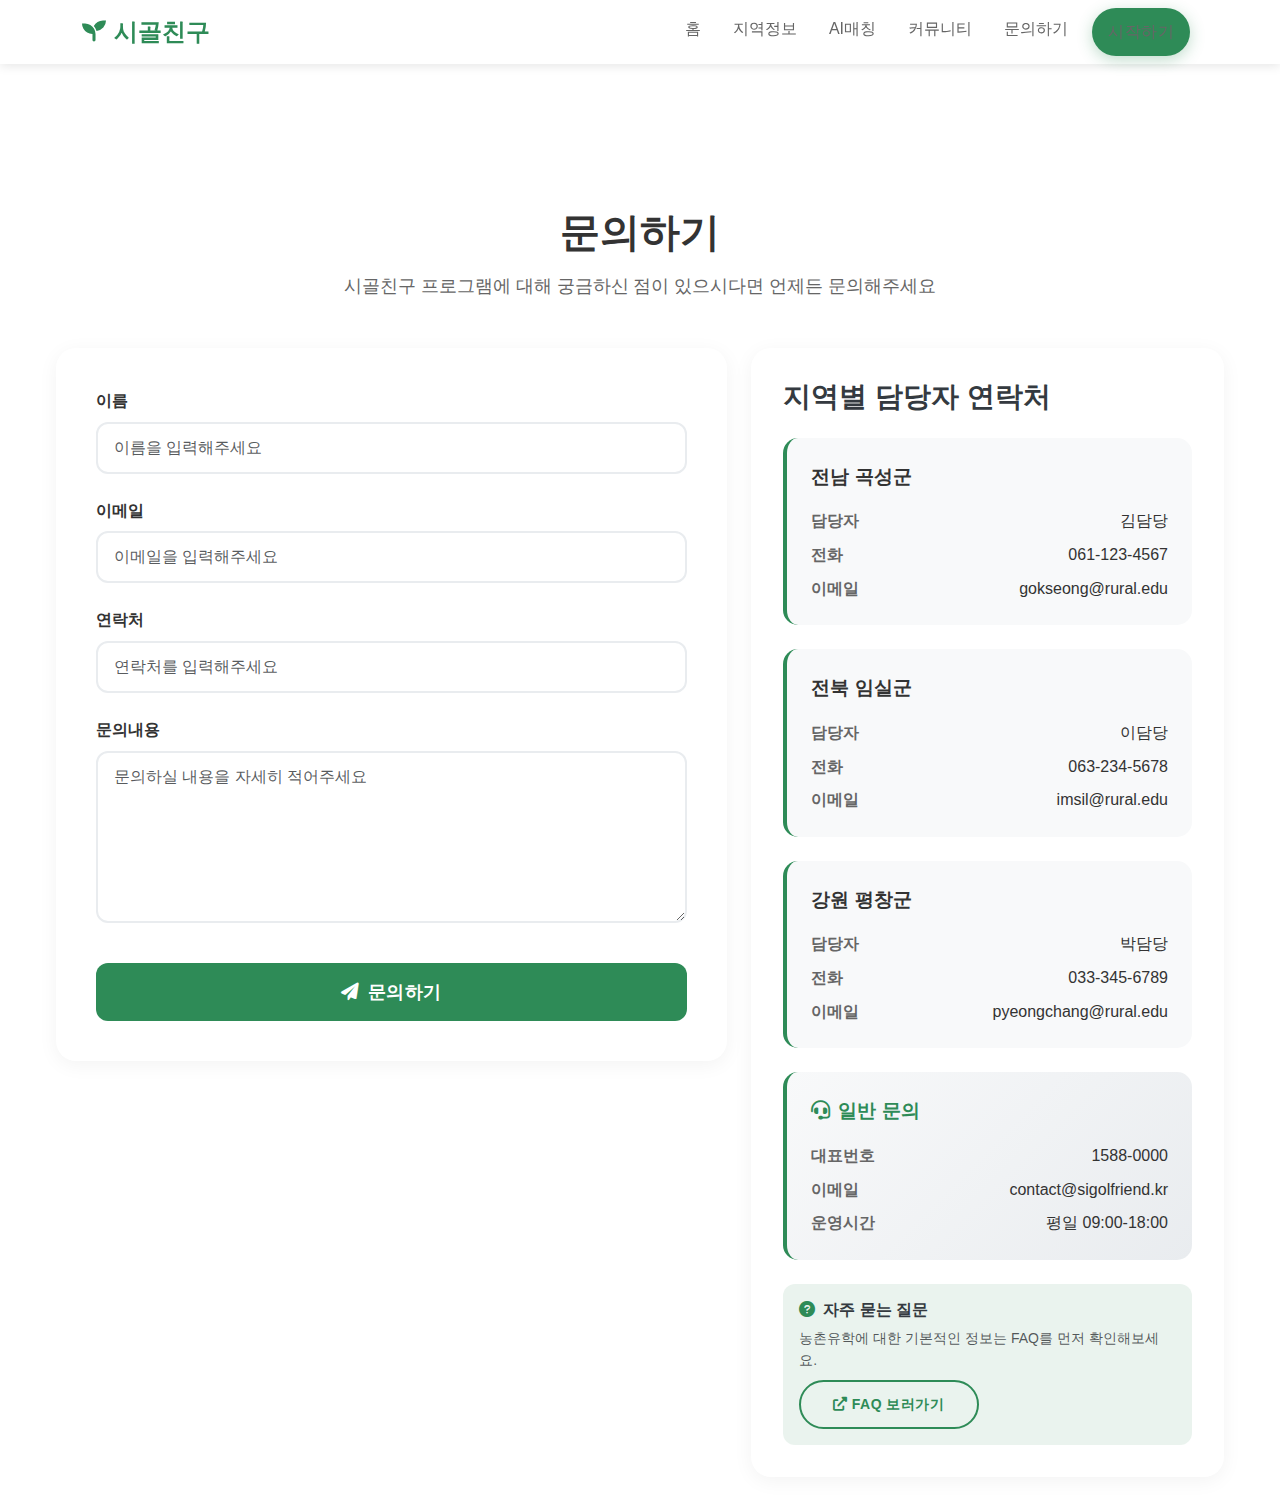
<file: contact.html>
<!DOCTYPE html>
<html lang="ko">
<head>
    <meta charset="UTF-8">
    <meta name="viewport" content="width=device-width, initial-scale=1.0">
    <title>문의하기 - 시골친구</title>
    <link href="https://cdn.jsdelivr.net/npm/bootstrap@5.3.0/dist/css/bootstrap.min.css" rel="stylesheet">
    <link href="https://cdnjs.cloudflare.com/ajax/libs/font-awesome/6.0.0/css/all.min.css" rel="stylesheet">
    <link href="styles.css" rel="stylesheet">
    <style>
        .contact-container {
            max-width: 1200px;
            margin: 0 auto;
            padding: 2rem 1rem;
            min-height: 100vh;
        }
        
        .contact-header {
            text-align: center;
            margin-bottom: 3rem;
        }
        
        .contact-header h1 {
            font-size: 2.5rem;
            font-weight: bold;
            color: #333;
            margin-bottom: 1rem;
        }
        
        .contact-header p {
            color: #666;
            font-size: 1.1rem;
        }
        
        .contact-form-section {
            background: white;
            border-radius: 20px;
            padding: 2.5rem;
            box-shadow: 0 4px 20px rgba(0,0,0,0.05);
            margin-bottom: 2rem;
        }
        
        .contact-info-section {
            background: white;
            border-radius: 20px;
            padding: 2rem;
            box-shadow: 0 4px 20px rgba(0,0,0,0.05);
        }
        
        .form-label {
            font-weight: 600;
            color: #333;
            margin-bottom: 0.5rem;
        }
        
        .form-control {
            border: 2px solid #e9ecef;
            border-radius: 12px;
            padding: 0.75rem 1rem;
            font-size: 1rem;
            transition: all 0.3s ease;
        }
        
        .form-control:focus {
            border-color: var(--primary-color);
            box-shadow: 0 0 0 0.2rem rgba(46, 139, 87, 0.25);
        }
        
        .btn-submit {
            background: var(--primary-color);
            border: none;
            padding: 1rem 2rem;
            border-radius: 12px;
            font-weight: 600;
            font-size: 1.1rem;
            width: 100%;
            margin-top: 1rem;
            transition: all 0.3s ease;
        }
        
        .btn-submit:hover {
            background: #228B22;
            transform: translateY(-2px);
            box-shadow: 0 8px 25px rgba(46, 139, 87, 0.3);
        }
        
        .contact-info-card {
            background: #f8f9fa;
            border-radius: 15px;
            padding: 1.5rem;
            margin-bottom: 1.5rem;
            border-left: 4px solid var(--primary-color);
        }
        
        .contact-info-title {
            font-size: 1.2rem;
            font-weight: bold;
            color: #333;
            margin-bottom: 1rem;
        }
        
        .contact-detail {
            display: flex;
            justify-content: space-between;
            align-items: center;
            margin-bottom: 0.5rem;
        }
        
        .contact-detail:last-child {
            margin-bottom: 0;
        }
        
        .detail-label {
            font-weight: 600;
            color: #666;
            min-width: 60px;
        }
        
        .detail-value {
            color: #333;
            flex: 1;
            text-align: right;
        }
        
        .navbar-brand {
            color: var(--primary-color) !important;
            font-weight: bold;
            font-size: 1.5rem;
        }
        
        .navbar {
            background: white !important;
            box-shadow: 0 2px 10px rgba(0,0,0,0.1);
        }
        
        .nav-link {
            color: #666 !important;
            font-weight: 500;
            transition: color 0.3s ease;
        }
        
        .nav-link:hover {
            color: var(--primary-color) !important;
        }
        
        .btn-primary {
            background: var(--primary-color);
            border-color: var(--primary-color);
        }
        
        .btn-primary:hover {
            background: #228B22;
            border-color: #228B22;
        }
    </style>
</head>
<body>
    <!-- Navigation -->
    <nav class="navbar navbar-expand-lg navbar-light fixed-top">
        <div class="container">
            <a class="navbar-brand" href="index.html">
                <i class="fas fa-seedling me-2"></i>시골친구
            </a>
            <button class="navbar-toggler" type="button" data-bs-toggle="collapse" data-bs-target="#navbarNav">
                <span class="navbar-toggler-icon"></span>
            </button>
            <div class="collapse navbar-collapse" id="navbarNav">
                <ul class="navbar-nav ms-auto">
                    <li class="nav-item">
                        <a class="nav-link" href="index.html">홈</a>
                    </li>
                    <li class="nav-item">
                        <a class="nav-link" href="index.html#regions">지역정보</a>
                    </li>
                    <li class="nav-item">
                        <a class="nav-link" href="index.html#matching">AI매칭</a>
                    </li>
                    <li class="nav-item">
                        <a class="nav-link" href="#community">커뮤니티</a>
                    </li>
                    <li class="nav-item">
                        <a class="nav-link active" href="contact.html">문의하기</a>
                    </li>
                    <li class="nav-item">
                        <a class="nav-link btn btn-primary text-white px-3 ms-2" href="index.html#apply">시작하기</a>
                    </li>
                </ul>
            </div>
        </div>
    </nav>

    <!-- Main Content -->
    <div class="contact-container" style="margin-top: 100px;">
        <!-- Header -->
        <div class="contact-header">
            <h1>문의하기</h1>
            <p>시골친구 프로그램에 대해 궁금하신 점이 있으시다면 언제든 문의해주세요</p>
        </div>

        <div class="row">
            <!-- Contact Form -->
            <div class="col-lg-7">
                <div class="contact-form-section">
                    <form id="contactForm">
                        <div class="mb-4">
                            <label for="name" class="form-label">이름</label>
                            <input type="text" class="form-control" id="name" placeholder="이름을 입력해주세요" required>
                        </div>
                        
                        <div class="mb-4">
                            <label for="email" class="form-label">이메일</label>
                            <input type="email" class="form-control" id="email" placeholder="이메일을 입력해주세요" required>
                        </div>
                        
                        <div class="mb-4">
                            <label for="phone" class="form-label">연락처</label>
                            <input type="tel" class="form-control" id="phone" placeholder="연락처를 입력해주세요">
                        </div>
                        
                        <div class="mb-4">
                            <label for="message" class="form-label">문의내용</label>
                            <textarea class="form-control" id="message" rows="6" placeholder="문의하실 내용을 자세히 적어주세요" required></textarea>
                        </div>
                        
                        <button type="submit" class="btn btn-submit text-white">
                            <i class="fas fa-paper-plane me-2"></i>문의하기
                        </button>
                    </form>
                </div>
            </div>
            
            <!-- Contact Information -->
            <div class="col-lg-5">
                <div class="contact-info-section">
                    <h3 class="mb-4 fw-bold">지역별 담당자 연락처</h3>
                    
                    <!-- 전남 곡성군 -->
                    <div class="contact-info-card">
                        <div class="contact-info-title">전남 곡성군</div>
                        <div class="contact-detail">
                            <span class="detail-label">담당자</span>
                            <span class="detail-value">김담당</span>
                        </div>
                        <div class="contact-detail">
                            <span class="detail-label">전화</span>
                            <span class="detail-value">061-123-4567</span>
                        </div>
                        <div class="contact-detail">
                            <span class="detail-label">이메일</span>
                            <span class="detail-value">gokseong@rural.edu</span>
                        </div>
                    </div>
                    
                    <!-- 전북 임실군 -->
                    <div class="contact-info-card">
                        <div class="contact-info-title">전북 임실군</div>
                        <div class="contact-detail">
                            <span class="detail-label">담당자</span>
                            <span class="detail-value">이담당</span>
                        </div>
                        <div class="contact-detail">
                            <span class="detail-label">전화</span>
                            <span class="detail-value">063-234-5678</span>
                        </div>
                        <div class="contact-detail">
                            <span class="detail-label">이메일</span>
                            <span class="detail-value">imsil@rural.edu</span>
                        </div>
                    </div>
                    
                    <!-- 강원 평창군 -->
                    <div class="contact-info-card">
                        <div class="contact-info-title">강원 평창군</div>
                        <div class="contact-detail">
                            <span class="detail-label">담당자</span>
                            <span class="detail-value">박담당</span>
                        </div>
                        <div class="contact-detail">
                            <span class="detail-label">전화</span>
                            <span class="detail-value">033-345-6789</span>
                        </div>
                        <div class="contact-detail">
                            <span class="detail-label">이메일</span>
                            <span class="detail-value">pyeongchang@rural.edu</span>
                        </div>
                    </div>
                    
                    <!-- 일반 문의 -->
                    <div class="contact-info-card" style="background: linear-gradient(135deg, #f8f9fa 0%, #e9ecef 100%);">
                        <div class="contact-info-title" style="color: var(--primary-color);">
                            <i class="fas fa-headset me-2"></i>일반 문의
                        </div>
                        <div class="contact-detail">
                            <span class="detail-label">대표번호</span>
                            <span class="detail-value">1588-0000</span>
                        </div>
                        <div class="contact-detail">
                            <span class="detail-label">이메일</span>
                            <span class="detail-value">contact@sigolfriend.kr</span>
                        </div>
                        <div class="contact-detail">
                            <span class="detail-label">운영시간</span>
                            <span class="detail-value">평일 09:00-18:00</span>
                        </div>
                    </div>
                    
                    <!-- FAQ 안내 -->
                    <div class="mt-4 p-3" style="background: rgba(46, 139, 87, 0.1); border-radius: 12px;">
                        <h6 class="fw-bold mb-2">
                            <i class="fas fa-question-circle text-primary me-2"></i>자주 묻는 질문
                        </h6>
                        <p class="small text-muted mb-2">농촌유학에 대한 기본적인 정보는 FAQ를 먼저 확인해보세요.</p>
                        <button class="btn btn-sm btn-outline-primary">
                            <i class="fas fa-external-link-alt me-1"></i>FAQ 보러가기
                        </button>
                    </div>
                </div>
            </div>
        </div>
    </div>

    <!-- Success Modal -->
    <div class="modal fade" id="successModal" tabindex="-1">
        <div class="modal-dialog modal-dialog-centered">
            <div class="modal-content border-0 shadow">
                <div class="modal-body text-center p-4">
                    <div class="mb-3">
                        <i class="fas fa-check-circle text-success" style="font-size: 3rem;"></i>
                    </div>
                    <h5 class="fw-bold mb-2">문의가 접수되었습니다!</h5>
                    <p class="text-muted mb-4">담당자가 검토 후 빠른 시일 내에 연락드리겠습니다.</p>
                    <button type="button" class="btn btn-primary px-4" data-bs-dismiss="modal">확인</button>
                </div>
            </div>
        </div>
    </div>

    <script src="https://cdn.jsdelivr.net/npm/bootstrap@5.3.0/dist/js/bootstrap.bundle.min.js"></script>
    <script>
        // 폼 제출 처리
        document.getElementById('contactForm').addEventListener('submit', function(e) {
            e.preventDefault();
            
            // 폼 데이터 수집
            const formData = {
                name: document.getElementById('name').value,
                email: document.getElementById('email').value,
                phone: document.getElementById('phone').value,
                message: document.getElementById('message').value,
                timestamp: new Date().toISOString()
            };
            
            // 로컬 스토리지에 저장 (실제로는 서버로 전송)
            const contacts = JSON.parse(localStorage.getItem('contacts') || '[]');
            contacts.push(formData);
            localStorage.setItem('contacts', JSON.stringify(contacts));
            
            // 성공 모달 표시
            const modal = new bootstrap.Modal(document.getElementById('successModal'));
            modal.show();
            
            // 폼 리셋
            this.reset();
        });
        
        // 부드러운 스크롤
        document.querySelectorAll('a[href^="#"]').forEach(anchor => {
            anchor.addEventListener('click', function (e) {
                e.preventDefault();
                const target = document.querySelector(this.getAttribute('href'));
                if (target) {
                    target.scrollIntoView({
                        behavior: 'smooth',
                        block: 'start'
                    });
                }
            });
        });
        
        // 네비게이션 배경 변경
        window.addEventListener('scroll', function() {
            const navbar = document.querySelector('.navbar');
            if (window.scrollY > 50) {
                navbar.style.backgroundColor = 'rgba(255, 255, 255, 0.98)';
                navbar.style.backdropFilter = 'blur(10px)';
            } else {
                navbar.style.backgroundColor = 'white';
                navbar.style.backdropFilter = 'none';
            }
        });
    </script>
</body>
</html>
</file>
<file: styles.css>
/* 기본 스타일 */
:root {
    --primary-color: #2E8B57;
    --secondary-color: #87CEEB;
    --accent-color: #FFD700;
    --success-color: #28a745;
    --warning-color: #ffc107;
    --danger-color: #dc3545;
    --info-color: #17a2b8;
    --light-color: #f8f9fa;
    --dark-color: #343a40;
}

* {
    margin: 0;
    padding: 0;
    box-sizing: border-box;
}

body {
    font-family: 'Segoe UI', Tahoma, Geneva, Verdana, sans-serif;
    line-height: 1.6;
    color: var(--dark-color);
    padding-top: 76px;
}

/* 네비게이션 */
.navbar {
    backdrop-filter: blur(10px);
    background-color: rgba(255, 255, 255, 0.95) !important;
    transition: all 0.3s ease;
}

.navbar-brand {
    font-size: 1.5rem;
    color: var(--primary-color) !important;
}

.navbar-nav .nav-link {
    font-weight: 500;
    margin: 0 0.5rem;
    transition: all 0.3s ease;
    position: relative;
}

.navbar-nav .nav-link:hover {
    color: var(--primary-color) !important;
}

.navbar-nav .nav-link::after {
    content: '';
    position: absolute;
    width: 0;
    height: 2px;
    bottom: 0;
    left: 50%;
    background-color: var(--primary-color);
    transition: all 0.3s ease;
    transform: translateX(-50%);
}

.navbar-nav .nav-link:hover::after {
    width: 100%;
}

/* 히어로 섹션 */
.hero-section {
    background: linear-gradient(135deg, #f8f9fa 0%, #e9ecef 100%);
    position: relative;
    overflow: hidden;
}

.hero-section::before {
    content: '';
    position: absolute;
    top: 0;
    left: 0;
    right: 0;
    bottom: 0;
    background: url('data:image/svg+xml,<svg xmlns="http://www.w3.org/2000/svg" viewBox="0 0 100 100"><defs><pattern id="grain" width="100" height="100" patternUnits="userSpaceOnUse"><circle cx="25" cy="25" r="1" fill="%23ffffff" opacity="0.1"/><circle cx="75" cy="75" r="1" fill="%23ffffff" opacity="0.1"/><circle cx="50" cy="10" r="1" fill="%23ffffff" opacity="0.05"/><circle cx="10" cy="60" r="1" fill="%23ffffff" opacity="0.05"/></pattern></defs><rect width="100" height="100" fill="url(%23grain)"/></svg>');
    opacity: 0.5;
}

.hero-image {
    position: relative;
}

.floating-card {
    position: absolute;
    bottom: 20px;
    right: 20px;
    animation: float 3s ease-in-out infinite;
}

@keyframes float {
    0%, 100% { transform: translateY(0px); }
    50% { transform: translateY(-10px); }
}

/* 통계 섹션 */
.stat-item {
    padding: 1.5rem;
    text-align: center;
}

.stat-number {
    font-size: 2.5rem;
    font-weight: bold;
    display: block;
    margin-bottom: 0.5rem;
}

.stat-label {
    font-size: 0.9rem;
    color: #6c757d;
}

/* 기능 카드 */
.feature-card {
    transition: all 0.3s ease;
    border-radius: 15px;
    overflow: hidden;
}

.feature-card:hover {
    transform: translateY(-10px);
    box-shadow: 0 20px 40px rgba(0,0,0,0.1) !important;
}

.feature-icon {
    width: 80px;
    height: 80px;
    display: flex;
    align-items: center;
    justify-content: center;
    border-radius: 50%;
    background: linear-gradient(135deg, currentColor 0%, currentColor 100%);
    background-size: 200% 200%;
    animation: gradientShift 3s ease infinite;
}

@keyframes gradientShift {
    0% { background-position: 0% 50%; }
    50% { background-position: 100% 50%; }
    100% { background-position: 0% 50%; }
}

/* 지역 카드 */
.region-card {
    transition: all 0.3s ease;
    border-radius: 15px;
    overflow: hidden;
}

.region-card:hover {
    transform: translateY(-5px);
    box-shadow: 0 15px 30px rgba(0,0,0,0.15) !important;
}

.region-card img {
    transition: all 0.3s ease;
}

.region-card:hover img {
    transform: scale(1.05);
}

/* 매칭 섹션 */
.matching-steps .step-item {
    position: relative;
    padding-left: 0;
}

.step-number {
    width: 40px;
    height: 40px;
    display: flex;
    align-items: center;
    justify-content: center;
    font-size: 1.2rem;
    font-weight: bold;
}

.matching-demo {
    background: linear-gradient(135deg, #f8f9fa 0%, #ffffff 100%);
    border-radius: 20px;
}

/* 프로세스 단계 */
.process-step {
    padding: 2rem 1rem;
}

.step-icon {
    width: 80px;
    height: 80px;
    display: flex;
    align-items: center;
    justify-content: center;
    font-size: 2rem;
}

/* 버튼 스타일 */
.btn {
    border-radius: 50px;
    padding: 0.75rem 2rem;
    font-weight: 600;
    text-transform: none;
    letter-spacing: 0.5px;
    transition: all 0.3s ease;
    border: none;
    position: relative;
    overflow: hidden;
}

.btn::before {
    content: '';
    position: absolute;
    top: 0;
    left: -100%;
    width: 100%;
    height: 100%;
    background: linear-gradient(90deg, transparent, rgba(255,255,255,0.3), transparent);
    transition: all 0.5s ease;
}

.btn:hover::before {
    left: 100%;
}

.btn-primary {
    background: linear-gradient(135deg, var(--primary-color) 0%, #228B22 100%);
    box-shadow: 0 4px 15px rgba(46, 139, 87, 0.3);
}

.btn-primary:hover {
    background: linear-gradient(135deg, #228B22 0%, var(--primary-color) 100%);
    transform: translateY(-2px);
    box-shadow: 0 8px 25px rgba(46, 139, 87, 0.4);
}

.btn-outline-primary {
    border: 2px solid var(--primary-color);
    color: var(--primary-color);
    background: transparent;
}

.btn-outline-primary:hover {
    background: var(--primary-color);
    color: white;
    transform: translateY(-2px);
    box-shadow: 0 8px 25px rgba(46, 139, 87, 0.3);
}

/* 뱃지 스타일 */
.badge {
    padding: 0.5rem 1rem;
    border-radius: 20px;
    font-weight: 500;
    font-size: 0.8rem;
}

/* 카드 그림자 애니메이션 */
.card {
    border-radius: 15px;
    transition: all 0.3s ease;
}

.card:hover {
    box-shadow: 0 10px 30px rgba(0,0,0,0.1);
}

/* 프로그레스 바 */
.progress {
    height: 8px;
    border-radius: 10px;
    background-color: #e9ecef;
}

.progress-bar {
    border-radius: 10px;
    transition: width 0.6s ease;
}

/* 폼 스타일 */
.form-control {
    border-radius: 10px;
    border: 2px solid #e9ecef;
    padding: 0.75rem 1rem;
    transition: all 0.3s ease;
}

.form-control:focus {
    border-color: var(--primary-color);
    box-shadow: 0 0 0 0.2rem rgba(46, 139, 87, 0.25);
}

.form-label {
    font-weight: 600;
    color: var(--dark-color);
    margin-bottom: 0.5rem;
}

/* 모달 스타일 */
.modal-content {
    border-radius: 20px;
    border: none;
    box-shadow: 0 10px 40px rgba(0,0,0,0.1);
}

.modal-header {
    border-bottom: 1px solid #e9ecef;
    padding: 1.5rem 2rem;
}

.modal-body {
    padding: 2rem;
}

/* 로딩 애니메이션 */
.loading {
    display: inline-block;
    width: 20px;
    height: 20px;
    border: 3px solid rgba(255,255,255,.3);
    border-radius: 50%;
    border-top-color: #fff;
    animation: spin 1s ease-in-out infinite;
}

@keyframes spin {
    to { transform: rotate(360deg); }
}

/* 알림 스타일 */
.alert {
    border-radius: 15px;
    border: none;
    padding: 1rem 1.5rem;
}

.alert-primary {
    background: linear-gradient(135deg, rgba(46, 139, 87, 0.1) 0%, rgba(46, 139, 87, 0.05) 100%);
    color: var(--primary-color);
}

/* 푸터 */
footer {
    background: linear-gradient(135deg, #f8f9fa 0%, #e9ecef 50%, #dee2e6 100%);
    position: relative;
    overflow: hidden;
    color: #333333;
}

footer::before {
    content: '';
    position: absolute;
    top: 0;
    left: 0;
    right: 0;
    height: 1px;
    background: linear-gradient(90deg, transparent, #4CAF50, transparent);
}

footer .container {
    position: relative;
    z-index: 2;
}

footer h5, footer h6 {
    color: #333333;
    font-weight: 600;
    margin-bottom: 1.5rem;
    position: relative;
}

footer h5::after, footer h6::after {
    content: '';
    position: absolute;
    bottom: -8px;
    left: 0;
    width: 40px;
    height: 2px;
    background: linear-gradient(90deg, #4CAF50, #8BC34A);
    border-radius: 2px;
}

footer p {
    color: #555555;
    line-height: 1.6;
    margin-bottom: 1rem;
}

footer ul li {
    margin-bottom: 0.7rem;
    transition: all 0.3s ease;
}

footer ul li:hover {
    transform: translateX(5px);
}

footer a {
    color: #555555;
    text-decoration: none;
    transition: all 0.3s ease;
    position: relative;
}

footer a:hover {
    color: #4CAF50 !important;
    text-decoration: none;
}

footer a::before {
    content: '';
    position: absolute;
    bottom: -2px;
    left: 0;
    width: 0;
    height: 1px;
    background: #4CAF50;
    transition: width 0.3s ease;
}

footer a:hover::before {
    width: 100%;
}

.social-links a {
    display: inline-flex;
    align-items: center;
    justify-content: center;
    width: 45px;
    height: 45px;
    background: rgba(255, 255, 255, 0.1);
    border-radius: 50%;
    transition: all 0.3s ease;
    backdrop-filter: blur(10px);
    border: 1px solid rgba(255, 255, 255, 0.2);
    margin-right: 1rem;
    text-decoration: none;
}

.social-links a:hover {
    background: #4CAF50;
    transform: translateY(-3px);
    box-shadow: 0 8px 25px rgba(76, 175, 80, 0.3);
    border-color: #4CAF50;
}

.social-links a i {
    color: #555555;
    transition: color 0.3s ease;
}

.social-links a:hover i {
    color: white;
}

footer .fas.fa-phone,
footer .fas.fa-envelope {
    color: #4CAF50;
    margin-right: 10px;
    width: 16px;
}

footer hr {
    border: none;
    height: 1px;
    background: linear-gradient(90deg, transparent, rgba(255, 255, 255, 0.2), transparent);
    margin: 2rem 0;
}

footer small {
    color: #666666;
    opacity: 0.9;
}

/* Footer 반응형 디자인 */
@media (max-width: 768px) {
    footer .col-lg-4,
    footer .col-lg-2 {
        margin-bottom: 2rem;
        text-align: center;
    }
    
    footer h5::after,
    footer h6::after {
        left: 50%;
        transform: translateX(-50%);
    }
    
    .social-links {
        justify-content: center;
    }
    
    .social-links a {
        margin: 0 0.5rem;
    }
}

/* 반응형 디자인 */
@media (max-width: 768px) {
    .hero-section {
        padding: 2rem 0;
    }
    
    .display-4 {
        font-size: 2rem;
    }
    
    .display-5 {
        font-size: 1.75rem;
    }
    
    .stat-number {
        font-size: 2rem;
    }
    
    .feature-card,
    .region-card {
        margin-bottom: 2rem;
    }
    
    .floating-card {
        position: static;
        margin-top: 2rem;
    }
    
    .step-icon {
        width: 60px;
        height: 60px;
    }
    
    .process-step {
        padding: 1rem;
    }
    
    .btn-lg {
        padding: 0.75rem 1.5rem;
        font-size: 1rem;
    }
}

@media (max-width: 576px) {
    .container {
        padding: 0 1rem;
    }
    
    .navbar-brand {
        font-size: 1.25rem;
    }
    
    .hero-section .row {
        text-align: center;
    }
    
    .btn {
        display: block;
        width: 100%;
        margin-bottom: 0.5rem;
    }
    
    .d-flex.gap-3 {
        flex-direction: column;
        gap: 0.5rem !important;
    }
    
    .modal-body {
        padding: 1rem;
    }
}

/* 스크롤 애니메이션 */
.fade-in {
    opacity: 0;
    transform: translateY(30px);
    transition: all 0.6s ease;
}

.fade-in.visible {
    opacity: 1;
    transform: translateY(0);
}

/* 커스텀 스크롤바 */
::-webkit-scrollbar {
    width: 8px;
}

::-webkit-scrollbar-track {
    background: #f1f1f1;
}

::-webkit-scrollbar-thumb {
    background: var(--primary-color);
    border-radius: 4px;
}

::-webkit-scrollbar-thumb:hover {
    background: #228B22;
}

/* 성향 테스트 스타일 */
.personality-option {
    cursor: pointer;
    transition: all 0.3s ease;
    border: 2px solid #e9ecef !important;
}

.personality-option:hover {
    transform: translateY(-2px);
    box-shadow: 0 4px 15px rgba(0,0,0,0.1);
}

.personality-option.border-primary {
    border-color: var(--primary-color) !important;
    background-color: rgba(46, 139, 87, 0.05) !important;
}

.personality-test .row {
    margin-bottom: 1rem;
}

.selected-personality .alert {
    background: linear-gradient(135deg, rgba(46, 139, 87, 0.1) 0%, rgba(46, 139, 87, 0.05) 100%);
    border: 1px solid rgba(46, 139, 87, 0.2);
}

/* 결과 카드 스타일 */
.result-card {
    transition: all 0.3s ease;
    overflow: hidden;
}

.result-card:hover {
    transform: translateY(-5px);
    box-shadow: 0 15px 35px rgba(0,0,0,0.1) !important;
}

.rank-badge {
    font-size: 0.9rem;
    font-weight: bold;
    padding: 0.4rem 0.8rem;
}

.result-card .card-body {
    min-height: 280px;
}

.result-card img {
    min-height: 200px;
    transition: all 0.3s ease;
}

.result-card:hover img {
    transform: scale(1.05);
}

.features .badge {
    font-size: 0.75rem;
    padding: 0.4rem 0.6rem;
}

/* 하트 버튼 스타일 */
.favorite-btn {
    top: 10px;
    left: 10px;
    width: 40px;
    height: 40px;
    border-radius: 50%;
    border: none;
    background: rgba(255, 255, 255, 0.9);
    backdrop-filter: blur(10px);
    color: #6c757d;
    font-size: 1.2rem;
    display: flex;
    align-items: center;
    justify-content: center;
    cursor: pointer;
    transition: all 0.3s ease;
    box-shadow: 0 2px 10px rgba(0,0,0,0.1);
    z-index: 10;
}

.favorite-btn:hover {
    background: rgba(255, 255, 255, 0.95);
    transform: scale(1.1);
    box-shadow: 0 4px 15px rgba(0,0,0,0.2);
}

.favorite-btn.favorited {
    background: rgba(220, 53, 69, 0.9);
    color: white;
}

.favorite-btn.favorited:hover {
    background: rgba(220, 53, 69, 1);
}

.favorite-btn i {
    transition: all 0.3s ease;
}

@media (max-width: 768px) {
    .result-card .row {
        flex-direction: column;
    }
    
    .result-card img {
        min-height: 150px;
    }
    
    .result-card .card-body {
        min-height: auto;
    }
    
    .favorite-btn {
        width: 35px;
        height: 35px;
        font-size: 1rem;
    }
}

/* 토스트 알림 스타일 */
.toast-notification {
    position: fixed;
    top: 100px;
    right: 20px;
    background: white;
    border-radius: 10px;
    padding: 1rem 1.5rem;
    box-shadow: 0 4px 20px rgba(0,0,0,0.15);
    border-left: 4px solid;
    z-index: 9999;
    transform: translateX(100%);
    opacity: 0;
    transition: all 0.3s ease;
    min-width: 280px;
    max-width: 400px;
}

.toast-notification.show {
    transform: translateX(0);
    opacity: 1;
}

.toast-success {
    border-left-color: #28a745;
    background: linear-gradient(135deg, #f8fff9 0%, #ffffff 100%);
}

.toast-success i {
    color: #28a745;
}

.toast-info {
    border-left-color: #17a2b8;
    background: linear-gradient(135deg, #f4fdff 0%, #ffffff 100%);
}

.toast-info i {
    color: #17a2b8;
}

.toast-notification:hover {
    transform: translateX(-5px);
    box-shadow: 0 6px 25px rgba(0,0,0,0.2);
}

@media (max-width: 768px) {
    .toast-notification {
        right: 10px;
        left: 10px;
        min-width: auto;
        max-width: none;
    }
}

/* 로그인/회원가입 모달 스타일 */
.user-type-card {
    cursor: pointer;
    transition: all 0.3s ease;
    border-color: #e9ecef !important;
}

.user-type-card:hover {
    transform: translateY(-5px);
    box-shadow: 0 10px 25px rgba(0,0,0,0.1);
    border-color: var(--primary-color) !important;
}

.user-type-card.selected {
    border-color: var(--primary-color) !important;
    background-color: rgba(46, 139, 87, 0.05);
    transform: translateY(-3px);
    box-shadow: 0 8px 20px rgba(46, 139, 87, 0.2);
}

.user-type-card.selected .user-type-icon {
    transform: scale(1.1);
}

.user-type-icon {
    transition: all 0.3s ease;
    width: 60px;
    height: 60px;
    display: flex;
    align-items: center;
    justify-content: center;
    margin: 0 auto;
}

.user-specific-fields {
    transition: all 0.3s ease;
}

.form-control:focus {
    border-color: var(--primary-color);
    box-shadow: 0 0 0 0.2rem rgba(46, 139, 87, 0.25);
}

/* 로그인 상태 표시 */
.user-profile {
    display: none;
    align-items: center;
    gap: 0.5rem;
}

.user-profile.show {
    display: flex;
}

.user-avatar {
    width: 35px;
    height: 35px;
    border-radius: 50%;
    background: linear-gradient(135deg, var(--primary-color), #4CAF50);
    display: flex;
    align-items: center;
    justify-content: center;
    color: white;
    font-weight: 600;
    font-size: 0.9rem;
}

.user-menu {
    position: relative;
}

.user-dropdown {
    position: absolute;
    top: 100%;
    right: 0;
    background: white;
    border-radius: 10px;
    box-shadow: 0 10px 30px rgba(0,0,0,0.15);
    min-width: 200px;
    padding: 0.5rem 0;
    display: none;
    z-index: 1000;
}

.user-dropdown.show {
    display: block;
}

.user-dropdown a {
    display: block;
    padding: 0.7rem 1rem;
    color: #333;
    text-decoration: none;
    transition: all 0.3s ease;
}

.user-dropdown a:hover {
    background-color: #f8f9fa;
    color: var(--primary-color);
}

/* 대시보드별 색상 */
.dashboard-parent {
    border-left: 4px solid #007bff;
}

.dashboard-coordinator {
    border-left: 4px solid #28a745;
}

.dashboard-admin {
    border-left: 4px solid #ffc107;
}

/* 24시간 AI 챗봇 스타일 */
.chatbot-container {
    position: fixed;
    bottom: 20px;
    right: 20px;
    z-index: 1000;
}

.chatbot-toggle {
    width: 60px;
    height: 60px;
    background: linear-gradient(135deg, var(--primary-color), #4CAF50);
    border-radius: 50%;
    display: flex;
    align-items: center;
    justify-content: center;
    color: white;
    font-size: 1.5rem;
    cursor: pointer;
    box-shadow: 0 8px 25px rgba(46, 139, 87, 0.3);
    transition: all 0.3s ease;
    position: relative;
    animation: pulse 2s infinite;
}

.chatbot-toggle:hover {
    transform: scale(1.1);
    box-shadow: 0 12px 35px rgba(46, 139, 87, 0.4);
}

.chatbot-badge {
    position: absolute;
    top: -8px;
    right: -8px;
    background: #ff4757;
    color: white;
    font-size: 0.7rem;
    font-weight: 600;
    padding: 2px 6px;
    border-radius: 10px;
    border: 2px solid white;
}

@keyframes pulse {
    0% {
        box-shadow: 0 8px 25px rgba(46, 139, 87, 0.3);
    }
    50% {
        box-shadow: 0 8px 25px rgba(46, 139, 87, 0.6);
    }
    100% {
        box-shadow: 0 8px 25px rgba(46, 139, 87, 0.3);
    }
}

.chatbot-window {
    position: absolute;
    bottom: 80px;
    right: 0;
    width: 350px;
    height: 500px;
    background: white;
    border-radius: 15px;
    box-shadow: 0 15px 40px rgba(0, 0, 0, 0.15);
    display: none;
    flex-direction: column;
    overflow: hidden;
    border: 1px solid #e9ecef;
}

.chatbot-window.show {
    display: flex;
    animation: slideInUp 0.3s ease;
}

@keyframes slideInUp {
    from {
        transform: translateY(20px);
        opacity: 0;
    }
    to {
        transform: translateY(0);
        opacity: 1;
    }
}

.chatbot-header {
    background: linear-gradient(135deg, var(--primary-color), #4CAF50);
    color: white;
    padding: 1rem;
    display: flex;
    justify-content: space-between;
    align-items: center;
}

.chatbot-avatar {
    width: 35px;
    height: 35px;
    background: rgba(255, 255, 255, 0.2);
    border-radius: 50%;
    display: flex;
    align-items: center;
    justify-content: center;
    font-size: 1.1rem;
}

.chatbot-messages {
    flex: 1;
    padding: 1rem;
    overflow-y: auto;
    background: #f8f9fa;
}

.message {
    margin-bottom: 1rem;
    display: flex;
    align-items: flex-start;
    gap: 0.5rem;
}

.message-avatar {
    width: 30px;
    height: 30px;
    border-radius: 50%;
    display: flex;
    align-items: center;
    justify-content: center;
    font-size: 0.9rem;
    flex-shrink: 0;
}

.bot-message .message-avatar {
    background: linear-gradient(135deg, var(--primary-color), #4CAF50);
    color: white;
}

.user-message .message-avatar {
    background: #6c757d;
    color: white;
    order: 1;
}

.user-message {
    flex-direction: row-reverse;
}

.message-content {
    background: white;
    padding: 0.8rem 1rem;
    border-radius: 15px;
    max-width: 80%;
    box-shadow: 0 2px 8px rgba(0, 0, 0, 0.1);
    flex: 1;
}

.user-message .message-content {
    background: var(--primary-color);
    color: white;
}

.message-content p {
    margin: 0 0 0.5rem 0;
    font-size: 0.9rem;
    line-height: 1.4;
}

.message-content p:last-child {
    margin-bottom: 0;
}

.quick-buttons {
    display: flex;
    flex-wrap: wrap;
    gap: 0.5rem;
    margin-top: 0.8rem;
}

.quick-btn {
    background: rgba(46, 139, 87, 0.1);
    border: 1px solid rgba(46, 139, 87, 0.3);
    color: var(--primary-color);
    padding: 0.4rem 0.8rem;
    border-radius: 15px;
    font-size: 0.8rem;
    cursor: pointer;
    transition: all 0.3s ease;
}

.quick-btn:hover {
    background: var(--primary-color);
    color: white;
    transform: translateY(-1px);
}

.chatbot-input {
    padding: 1rem;
    background: white;
    border-top: 1px solid #e9ecef;
}

.chatbot-input .form-control {
    border-radius: 20px;
    border: 1px solid #e9ecef;
    padding: 0.8rem 1rem;
    font-size: 0.9rem;
}

.chatbot-input .btn {
    border-radius: 50%;
    width: 40px;
    height: 40px;
    display: flex;
    align-items: center;
    justify-content: center;
    background: var(--primary-color);
    border: none;
}

/* 챗봇 타이핑 애니메이션 */
.typing-indicator {
    display: flex;
    align-items: center;
    gap: 0.3rem;
    padding: 0.8rem 1rem;
    background: white;
    border-radius: 15px;
    margin-bottom: 1rem;
}

.typing-dot {
    width: 8px;
    height: 8px;
    border-radius: 50%;
    background: #ccc;
    animation: typing 1.4s infinite;
}

.typing-dot:nth-child(2) {
    animation-delay: 0.2s;
}

.typing-dot:nth-child(3) {
    animation-delay: 0.4s;
}

@keyframes typing {
    0%, 60%, 100% {
        transform: translateY(0);
        opacity: 0.5;
    }
    30% {
        transform: translateY(-10px);
        opacity: 1;
    }
}

/* 모바일 대응 */
@media (max-width: 768px) {
    .chatbot-container {
        bottom: 15px;
        right: 15px;
    }
    
    .chatbot-window {
        width: calc(100vw - 30px);
        right: -15px;
        height: 70vh;
        max-height: 500px;
    }
    
    .chatbot-toggle {
        width: 55px;
        height: 55px;
        font-size: 1.3rem;
    }
}

/* 추가 유틸리티 클래스 */
.text-primary {
    color: var(--primary-color) !important;
}

.bg-primary {
    background-color: var(--primary-color) !important;
}

.border-primary {
    border-color: var(--primary-color) !important;
}

.shadow-sm {
    box-shadow: 0 .125rem .25rem rgba(0,0,0,.075) !important;
}

.shadow {
    box-shadow: 0 .5rem 1rem rgba(0,0,0,.15) !important;
}

.shadow-lg {
    box-shadow: 0 1rem 3rem rgba(0,0,0,.175) !important;
}
</file>
